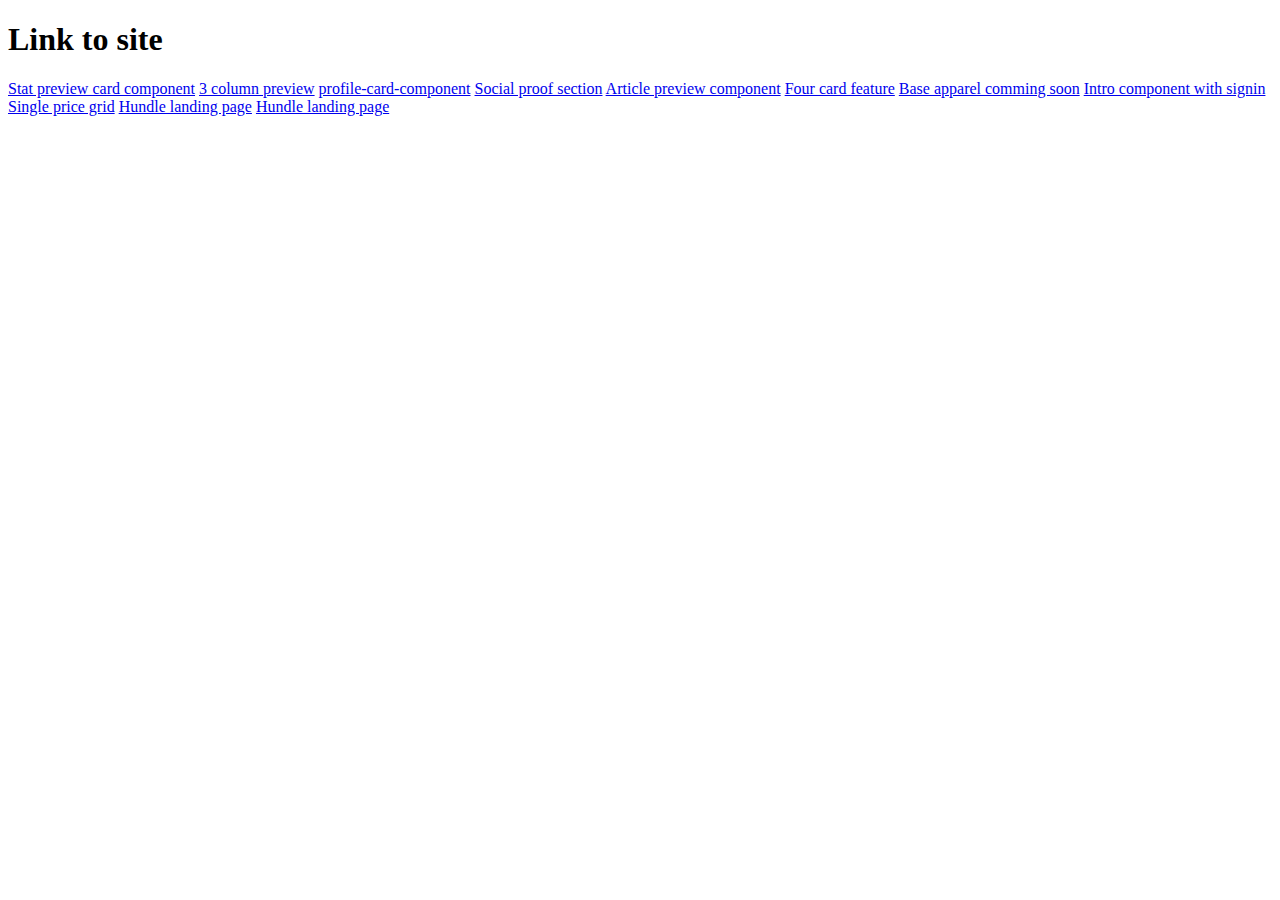
<file: index.html>
<!DOCTYPE html>
<html lang="en">
<head>
    <meta charset="UTF-8">
    <meta http-equiv="X-UA-Compatible" content="IE=edge">
    <meta name="viewport" content="width=device-width, initial-scale=1.0">
    <title>Document</title>
</head>
<body>
    <h1>Link to site</h1>
    <a href="./stats-preview-card-component-main/index.html">Stat preview card component</a>
    <a href="./3-column-preview-card-component-main/index.html">3 column  preview</a>
    <a href="./profile-card-component-main/index.html">profile-card-component</a>
    <a href="./social-proof-section-master/index.html">Social proof section</a>
    <a href="./article-preview-component-master/index.html">Article preview component</a>
    <a href="./four-card-feature-section-master/index.html">Four card feature</a>
    <a href="./base-apparel-coming-soon-master/index.html">Base apparel comming soon</a>
    <a href="./intro-component-with-signup-form-master/index.html">Intro component with signin</a>
    <a href="./single-price-grid-component-master/index.html">Single price grid</a>
    <a href="./huddle-landing-page-with-single-introductory-section-master/index.html">Hundle landing page</a>
    <a href="./faq-accordion-card-main/index.html">Hundle landing page</a>
    
</body>
</html>
</file>
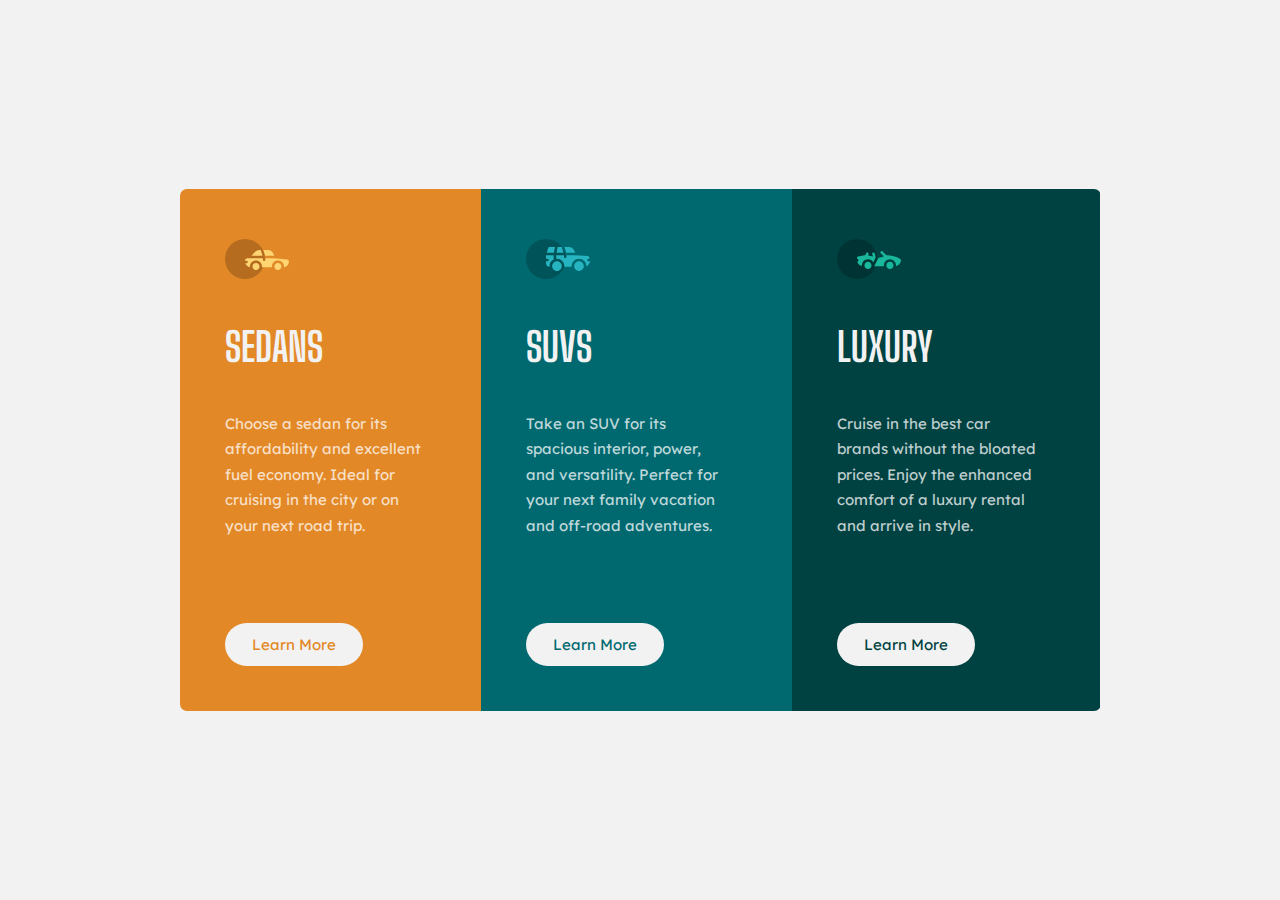
<file: 3-column-preview-card-component-main/index.html>
<!DOCTYPE html>
<html lang="en">
<head>
  <meta charset="UTF-8">
  <meta name="viewport" content="width=device-width, initial-scale=1.0"> <!-- displays site properly based on user's device -->
  <link rel="icon" type="image/png" sizes="32x32" href="./images/favicon-32x32.png">
  <link rel="preconnect" href="https://fonts.googleapis.com">
  <link rel="preconnect" href="https://fonts.gstatic.com" crossorigin>
  <link href="https://fonts.googleapis.com/css2?family=Big+Shoulders+Display:wght@700&family=Lexend+Deca&display=swap" rel="stylesheet">
  <link rel="stylesheet" href="style.css">

  <title>Frontend Mentor | 3-column preview card component</title>
</head>
<body>
  <div class="container">
    <div class="cards-list">
      <div class="card card-1">
        <img src="./images/icon-sedans.svg" alt="" class="card-img">
        <h2 class="card-title">Sedans</h2>
        <p class="card-detail">
          Choose a sedan for its affordability and excellent fuel economy. Ideal for cruising in the city 
          or on your next road trip.
        </p>
        <a href="#" class="learn-more-btn">Learn More</a>
      </div>
      <div class="card card-2">
        <img src="./images/icon-suvs.svg" alt="" class="card-img">
        <h2 class="card-title">SUVs</h2>
        <p class="card-detail">
          Take an SUV for its spacious interior, power, and versatility. Perfect for your next family vacation 
          and off-road adventures.
        </p>
        <a href="#" class="learn-more-btn">Learn More</a>
      </div>
      <div class="card card-3" >
        <img src="./images/icon-luxury.svg" alt="" class="card-img">
        <h2 class="card-title">Luxury</h2>
        <p class="card-detail">
          Cruise in the best car brands without the bloated prices. Enjoy the enhanced comfort of a luxury 
          rental and arrive in style.
        </p>
        <a href="#" class="learn-more-btn">Learn More</a>
      </div>
    </div>
  </div>

</body>
</html>
</file>
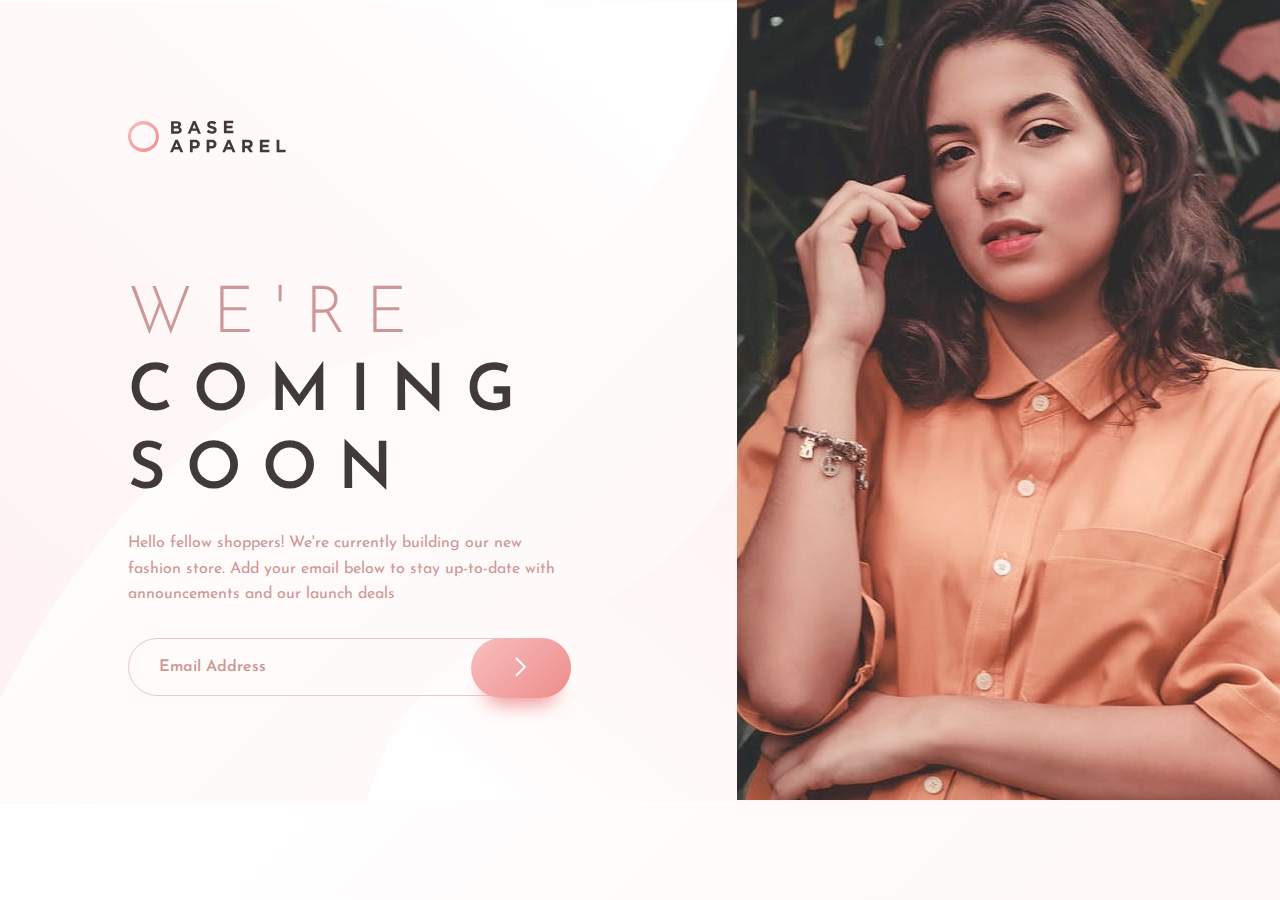
<file: base-apparel-coming-soon-master/index.html>
<!DOCTYPE html>
<html lang="en">

<head>
  <meta charset="UTF-8">
  <meta name="viewport" content="width=device-width, initial-scale=1.0">
  <!-- displays site properly based on user's device -->

  <link rel="icon" type="image/png" sizes="32x32" href="./images/favicon-32x32.png">
  <link rel="preconnect" href="https://fonts.googleapis.com">
<link rel="preconnect" href="https://fonts.gstatic.com" crossorigin>
<link href="https://fonts.googleapis.com/css2?family=Josefin+Sans:wght@300;400;600&display=swap" rel="stylesheet">
  <link rel="stylesheet" href="style.css">
  <title>Frontend Mentor | Base Apparel coming soon page</title>

</head>

<body>

  <div class="main">
    <div class="infor">
      <img src="./images/logo.svg" alt="" class="logo-img">
      <h2 class="hero">We're</h2>
      <h2 class="coming">Coming soon</h2>
      <p class="text">Hello fellow shoppers! We're currently building our new fashion store. Add your email below to stay up-to-date with announcements and our launch deals
      </p>

      <div class="input">
        <input type="email" name="" id="" placeholder="Email Address" class="input-email">
        <div class="input-btn">
          <img src="./images/icon-arrow.svg" alt="">
        </div>
        <p class="error-text">Please provide a valid email</p>
        <img src="./images/icon-error.svg" alt="" class="error-icon">
      </div>
    </div>
    <div class="hero-img">
      <img src="./images/hero-desktop.jpg" alt="" class="hero-desktop">
      <img src="./images/hero-mobile.jpg" alt="" class="hero-mobile">
    </div>
  
  </div>
  <script src="./script.js"></script>
</body>

</html>
</file>
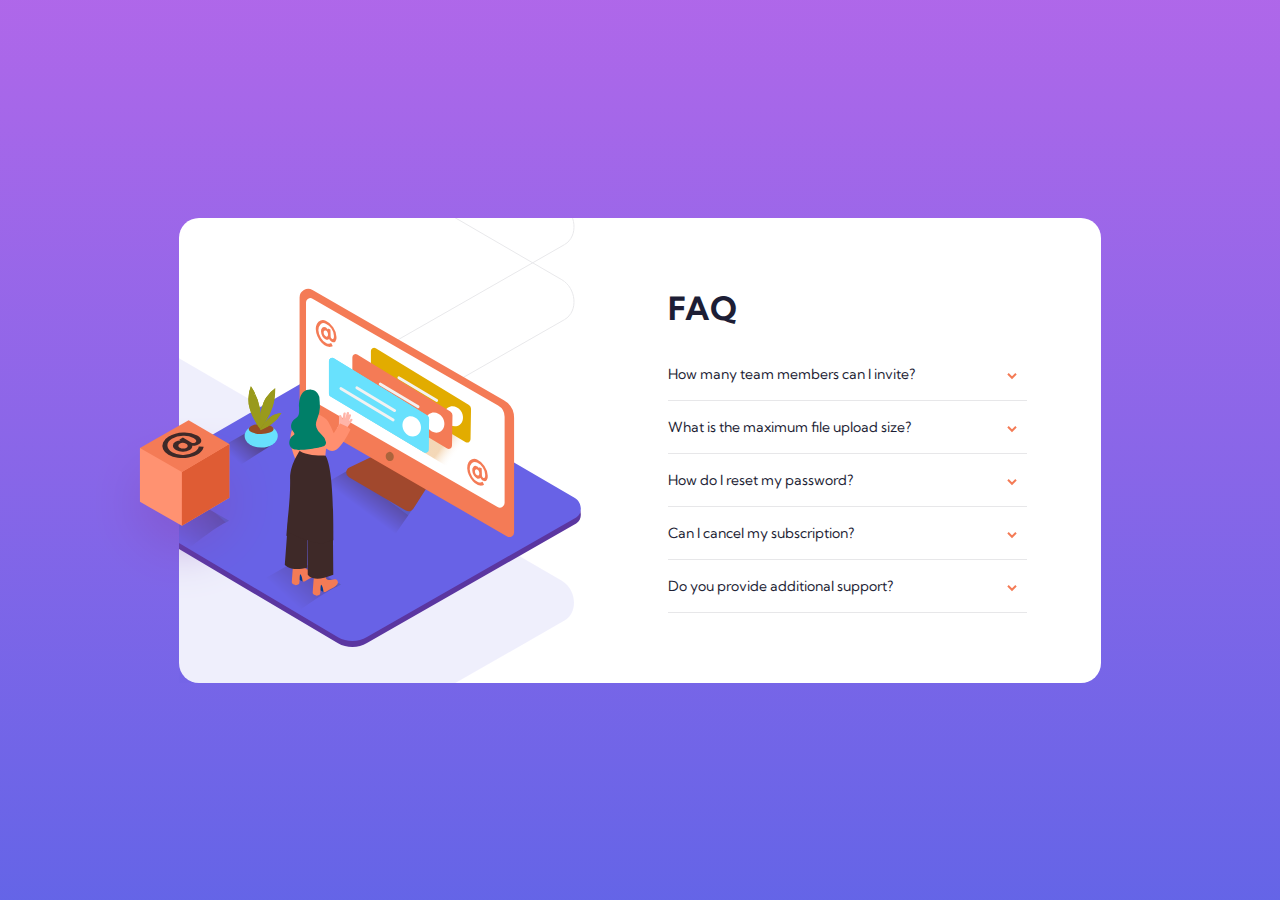
<file: faq-accordion-card-main/index.html>
<!DOCTYPE html>
<html lang="en">

<head>
  <meta charset="UTF-8">
  <meta name="viewport" content="width=device-width, initial-scale=1.0">
  <!-- displays site properly based on user's device -->
  <link rel="preconnect" href="https://fonts.googleapis.com">
  <link rel="preconnect" href="https://fonts.gstatic.com" crossorigin>
  <link href="https://fonts.googleapis.com/css2?family=Kumbh+Sans:wght@400;700&family=Open+Sans&display=swap"
    rel="stylesheet">
  <link rel="icon" type="image/png" sizes="32x32" href="./images/favicon-32x32.png">
  <link rel="stylesheet" href="style.css">
  <title>Frontend Mentor | FAQ Accordion Card</title>
</head>

<body>
  <main>
    <div class="card">
      <div class="hero">
        <img src="./images/illustration-woman-online-desktop.svg" alt="hero desktop image" class="hero-desktop">
        <img src="./images/illustration-woman-online-mobile.svg" alt="hero desktop image" class="hero-mobile">
        <img src="./images/illustration-box-desktop.svg" alt="box img" class="box">
      </div>
      <div class="accordion">
        <h2 class="accordion-header">FAQ</h2>
        <div class="q-a">
          <img src="./images/icon-arrow-down.svg" alt="arror icon" class="arror-icon">
          <p class="question">How many team members can I invite?</p>
          <p class="answer">
            You can invite up to 2 additional users on the Free plan. There is no limit on
            team members for the Premium plan.
          </p>
        </div>
        <div class="q-a">
          <img src="./images/icon-arrow-down.svg" alt="arror icon" class="arror-icon">
          <p class="question">What is the maximum file upload size?</p>
          <p class="answer">
            No more than 2GB. All files in your account must fit your allotted storage space.
          </p>
        </div>
        <div class="q-a">
          <img src="./images/icon-arrow-down.svg" alt="arror icon" class="arror-icon">
          <p class="question">How do I reset my password?</p>
          <p class="answer">
            Click “Forgot password” from the login page or “Change password” from your profile page.
            A reset link will be emailed to you.
          </p>
        </div>
        <div class="q-a">
          <img src="./images/icon-arrow-down.svg" alt="arror icon" class="arror-icon">
          <p class="question">Can I cancel my subscription?</p>
          <p class="answer">
            Yes! Send us a message and we’ll process your request no questions asked.
          </p>
        </div>
        <div class="q-a">
          <img src="./images/icon-arrow-down.svg" alt="arror icon" class="arror-icon">
          <p class="question">Do you provide additional support?</p>
          <p class="answer">
            Chat and email support is available 24/7. Phone lines are open during normal business hours.
          </p>
        </div>
      </div>
    </div>
  </main>
  <script src="./script.js"></script>
</body>

</html>
</file>
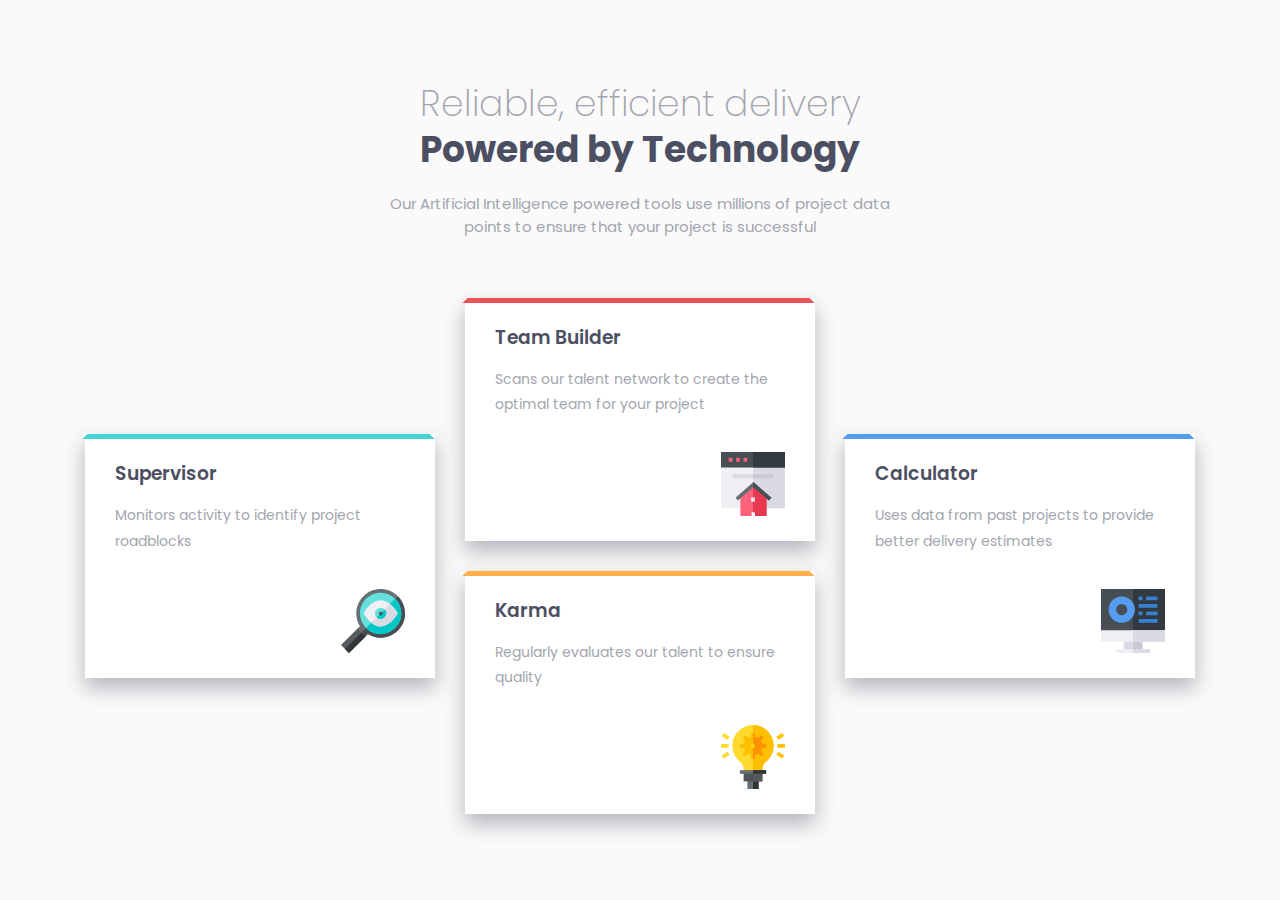
<file: four-card-feature-section-master/index.html>
<!DOCTYPE html>
<html lang="en">

<head>
  <meta charset="UTF-8">
  <meta name="viewport" content="width=device-width, initial-scale=1.0">
  <!-- displays site properly based on user's device -->

  <link rel="icon" type="image/png" sizes="32x32" href="./images/favicon-32x32.png">
  <link rel="preconnect" href="https://fonts.googleapis.com">
  <link rel="preconnect" href="https://fonts.gstatic.com" crossorigin>
  <link href="https://fonts.googleapis.com/css2?family=Poppins:wght@200;400;600&display=swap" rel="stylesheet">
  <link rel="stylesheet" href="style.css">
  <title>Frontend Mentor | Four card feature section</title>

</head>

<body>
  <div class="main">
    <div class="intro">
      <h2 class="slogan">Reliable, efficient delivery</h2>
      <h2 class="powered-by">Powered by Technology</h2>
      <p class="text-m">Our Artificial Intelligence powered tools use millions of project data points
        to ensure that your project is successful
      </p>
    </div>
    <div class="cards-list">
      <div class="card cyan-line">
        <h3 class="card-title">Supervisor</h3>
        <p class="text-s">Monitors activity to identify project roadblocks</p>
        <img src="./images/icon-supervisor.svg" alt="" class="card-img">
      </div>
      <div class="middle-group-card">
        <div class="card red-line">
          <h3 class="card-title">Team Builder</h3>
          <p class="text-s">Scans our talent network to create the optimal team for your project</p>
          <img src="./images/icon-team-builder.svg" alt="" class="card-img">
        </div>
        <div class="card orange-line">
          <h3 class="card-title">Karma</h3>
          <p class="text-s">Regularly evaluates our talent to ensure quality</p>
          <img src="./images/icon-karma.svg" alt="" class="card-img">
        </div>
      </div>
      <div class="card blue-line">
        <h3 class="card-title">Calculator</h3>
        <p class="text-s">Uses data from past projects to provide better delivery estimates</p>
        <img src="./images/icon-calculator.svg" alt="" class="card-img">
      </div>
    </div>
  </div>
</body>

</html>
</file>
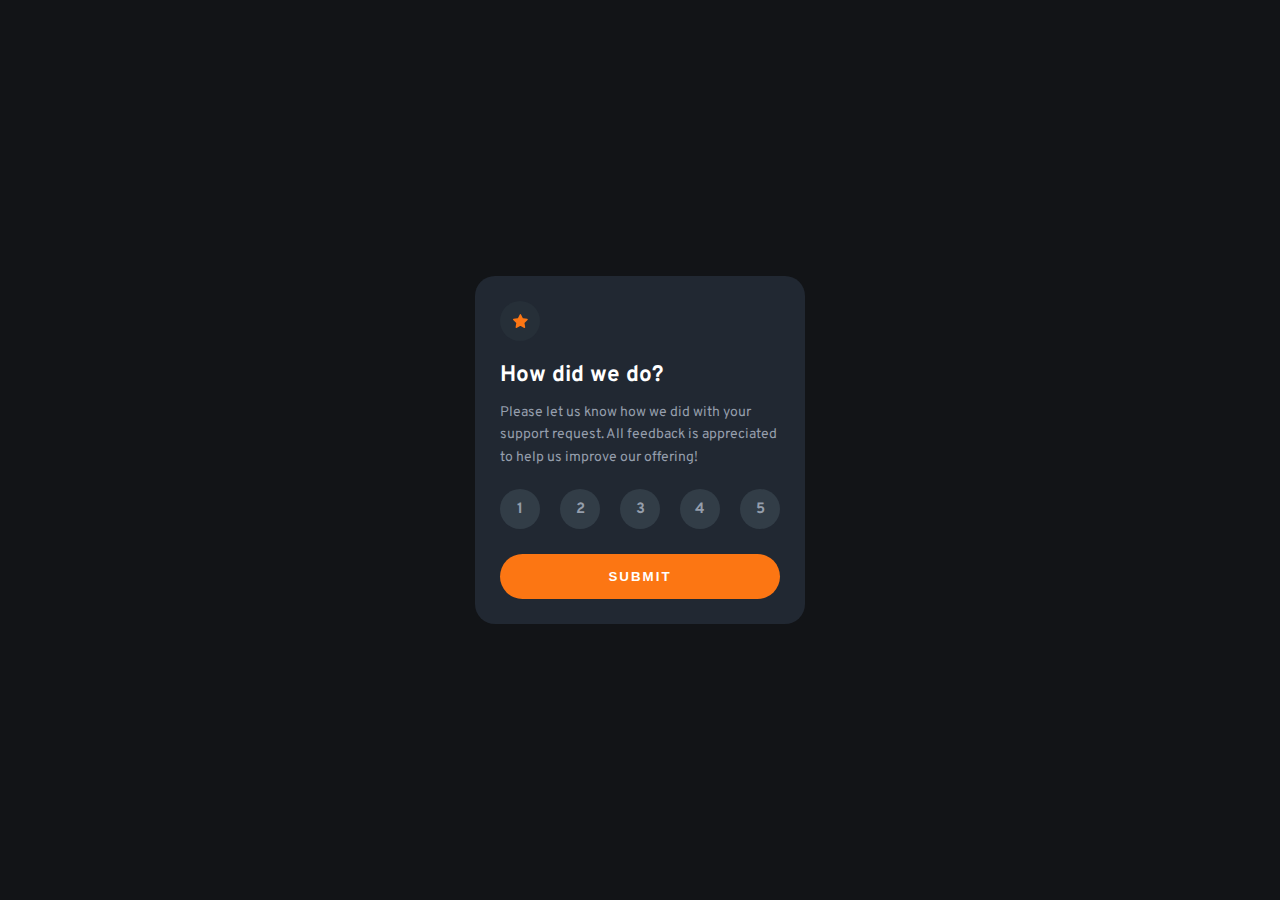
<file: interactive-rating-component-main/index.html>
<!DOCTYPE html>
<html lang="en">
<head>
  <meta charset="UTF-8">
  <meta name="viewport" content="width=device-width, initial-scale=1.0"> <!-- displays site properly based on user's device -->

  <link rel="preconnect" href="https://fonts.googleapis.com">
<link rel="preconnect" href="https://fonts.gstatic.com" crossorigin>
<link href="https://fonts.googleapis.com/css2?family=Overpass:wght@400;700&display=swap" rel="stylesheet">
  <link href="https://fonts.googleapis.com/css2?family=Commissioner:wght@400;700&display=swap" rel="stylesheet">
  <link rel="stylesheet" href="style.css">
  <title>Frontend Mentor | Interactive rating component</title>
</head>
<body>
  <div class="wrapper">
    <div class="rating-section">
      <div class="icon">
        <img src="./images/icon-star.svg" alt="star">
      </div>
      <h2 class="header-text">How did we do?</h2>
      <p class="content">
        Please let us know how we did with your support request. All feedback is appreciated 
  to help us improve our offering!
      </p>
      <div class="selection">
        <input type="radio" name="rating" id="1">
        <label for="1">1</label>
        <input type="radio" name="rating" id="2">
        <label for="2">2</label>
        <input type="radio" name="rating" id="3">
        <label for="3">3</label>
        <input type="radio" name="rating" id="4">
        <label for="4">4</label>
        <input type="radio" name="rating" id="5">
        <label for="5">5</label>
      </div>
      <button class="submit">SUBMIT</button>
    </div>

    <div class="thank">
      <img src="./images/illustration-thank-you.svg" alt="thank you">
      <h3 class="star-count">You selected 4 out of 5</h3>
      <h2 class="header-text">Thank you!</h2>
      <p class="content">
        We appreciate you taking the time to give a rating. If you ever need more support, 
  don’t hesitate to get in touch!
      </p>
    </div>
  </div>
  <script src="./script.js"></script>
</body>
</html>
</file>
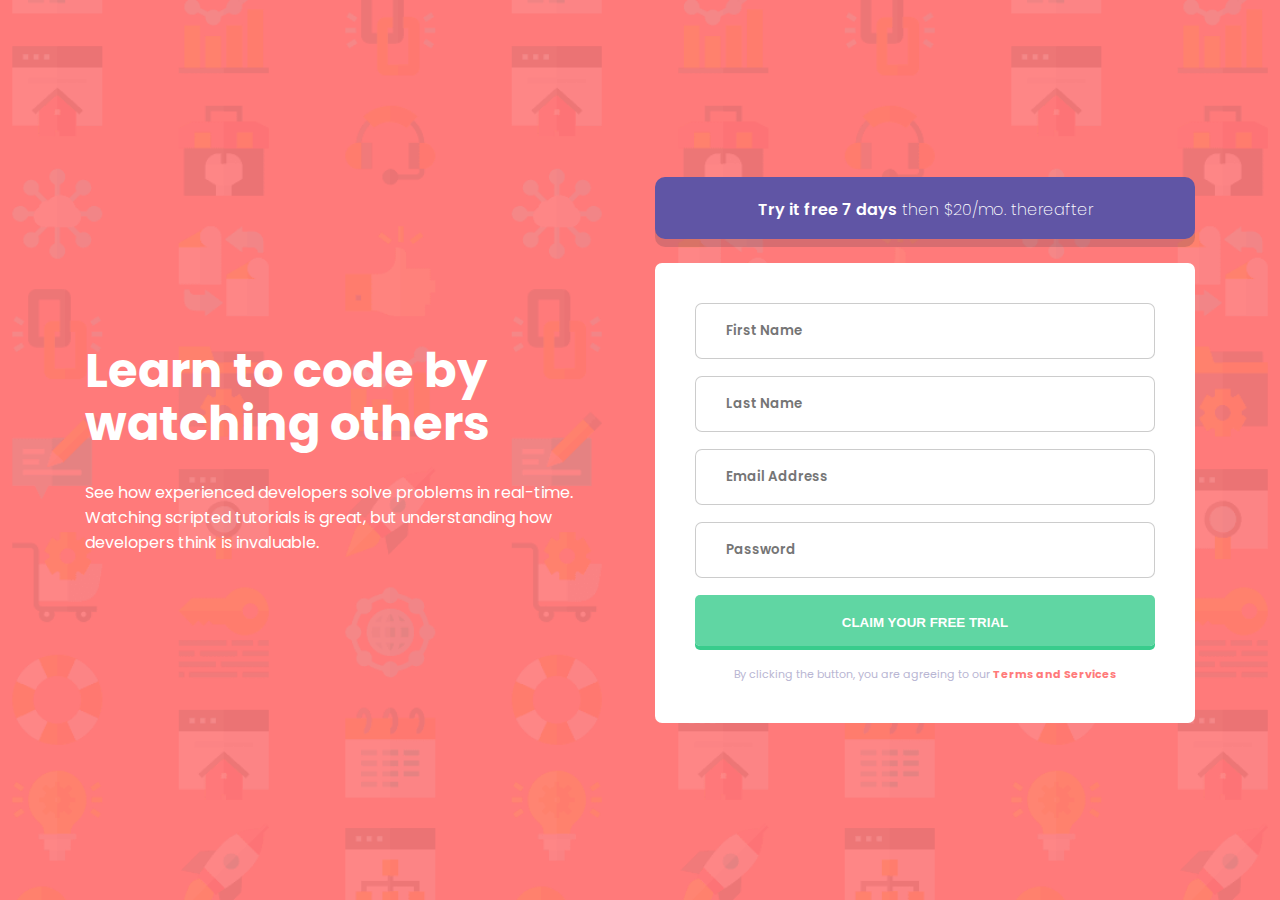
<file: intro-component-with-signup-form-master/index.html>
<!DOCTYPE html>
<html lang="en">
<head>
  <meta charset="UTF-8">
  <meta name="viewport" content="width=device-width, initial-scale=1.0"> <!-- displays site properly based on user's device -->
  <link rel="preconnect" href="https://fonts.googleapis.com">
  <link rel="preconnect" href="https://fonts.gstatic.com" crossorigin>
  <link href="https://fonts.googleapis.com/css2?family=Poppins:wght@400;500;600;700&display=swap" rel="stylesheet">
  <link rel="icon" type="image/png" sizes="32x32" href="./images/favicon-32x32.png">
  <link rel="stylesheet" href="style.css">
  <title>Frontend Mentor | Intro component with sign up form</title>


</head>
<body>

  <main>
    <div class="hero">
      <h1 class="hero-title">Learn to code by watching others</h1>
      <p class="hero-text">
        See how experienced developers solve problems in real-time. Watching scripted tutorials is great, 
        but understanding how developers think is invaluable.       
      </p>
    </div>
    <!-- input form -->
    <div class="sign-up">
      <div class="sign-up--header">
        <p><span class="try-it">Try it free 7 days</span> then $20/mo. thereafter</p>
      </div>
      <div class="sign-up--input-list">
        <div class="input">
          <input type="text" name="" class="text-input" placeholder="First Name"> 
          <img src="./images/icon-error.svg" alt="error icon" class="error-icon">
          <p class="error-msg">First Name cannot be empty</p>
        </div>
        <div class="input">
          <input type="text" name="" class="text-input" placeholder="Last Name"> 
          <img src="./images/icon-error.svg" alt="error icon" class="error-icon">
          <p class="error-msg">Last Name cannot be empty</p>
        </div>
        <div class="input">
          <input type="text" name="" id="email" class="text-input" placeholder="Email Address"> 
          <img src="./images/icon-error.svg" alt="error icon" class="error-icon">
          <p class="error-msg">Email cannot be empty</p>
          <p class="error-msg" id="error-email">Looks like this is not an email</p>
        </div>
        <div class="input">
          <input type="text" name="" class="text-input" placeholder="Password"> 
          <img src="./images/icon-error.svg" alt="error icon" class="error-icon">
          <p class="error-msg">Password cannot be empty</p>
        </div>
        <button class="claim-btn">Claim your free trial</button>
        <p class="agree-text">By clicking the button, you are agreeing to our <span>Terms and Services</span></p>
      </div>
    </div>
    </div>
  </main>
  <script src="./script.js"></script>
</body>
</html>
</file>
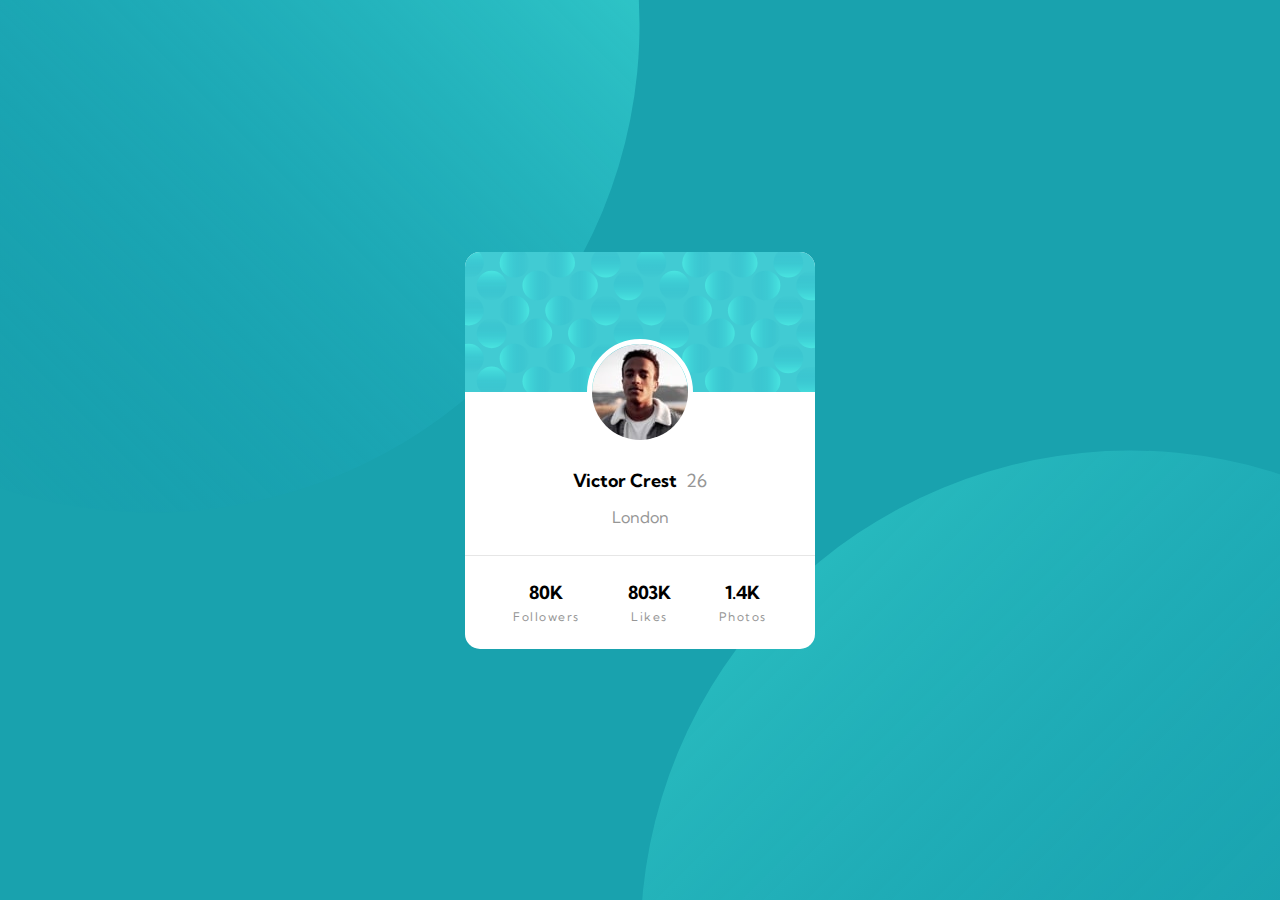
<file: profile-card-component-main/index.html>
<!DOCTYPE html>
<html lang="en">
  <head>
    <meta charset="UTF-8" />
    <meta name="viewport" content="width=device-width, initial-scale=1.0" />
    <!-- displays site properly based on user's device -->

    <link
      rel="icon"
      type="image/png"
      sizes="32x32"
      href="./images/favicon-32x32.png"
    />
    <link rel="preconnect" href="https://fonts.googleapis.com" />
    <link rel="preconnect" href="https://fonts.gstatic.com" crossorigin />
    <link
      href="https://fonts.googleapis.com/css2?family=Kumbh+Sans:wght@400;700&display=swap"
      rel="stylesheet"
    />
    <link rel="stylesheet" href="style.css" />

    <title>Frontend Mentor | Profile card component</title>
  </head>
  <body>
    <main>
      <img src="./images/bg-pattern-top.svg" class="c1" alt="top circle" />
      <img
        src="./images/bg-pattern-bottom.svg"
        class="c2"
        alt="bottom circle"
      />
      <div class="container">
        <div class="card">
          <img src="./images/bg-pattern-card.svg" alt="" class="top-card-img" />
          <div class="card-infor">
            <img src="./images/image-victor.jpg" alt="" class="avatar-img" />
            <h1 class="name">
              Victor Crest <span class="age gray-text">26</span>
            </h1>
            <p class="city gray-text">London</p>
          </div>
          <div class="social-stats">
            <div class="stat">
              <p class="stat-number">80K</p>
              <p class="stat-title gray-text">Followers</p>
            </div>
            <div class="stat">
              <p class="stat-number">803K</p>
              <p class="stat-title gray-text">Likes</p>
            </div>
            <div class="stat">
              <p class="stat-number">1.4K</p>
              <p class="stat-title gray-text">Photos</p>
            </div>
          </div>
        </div>
      </div>
    </main>
  </body>
</html>
</file>
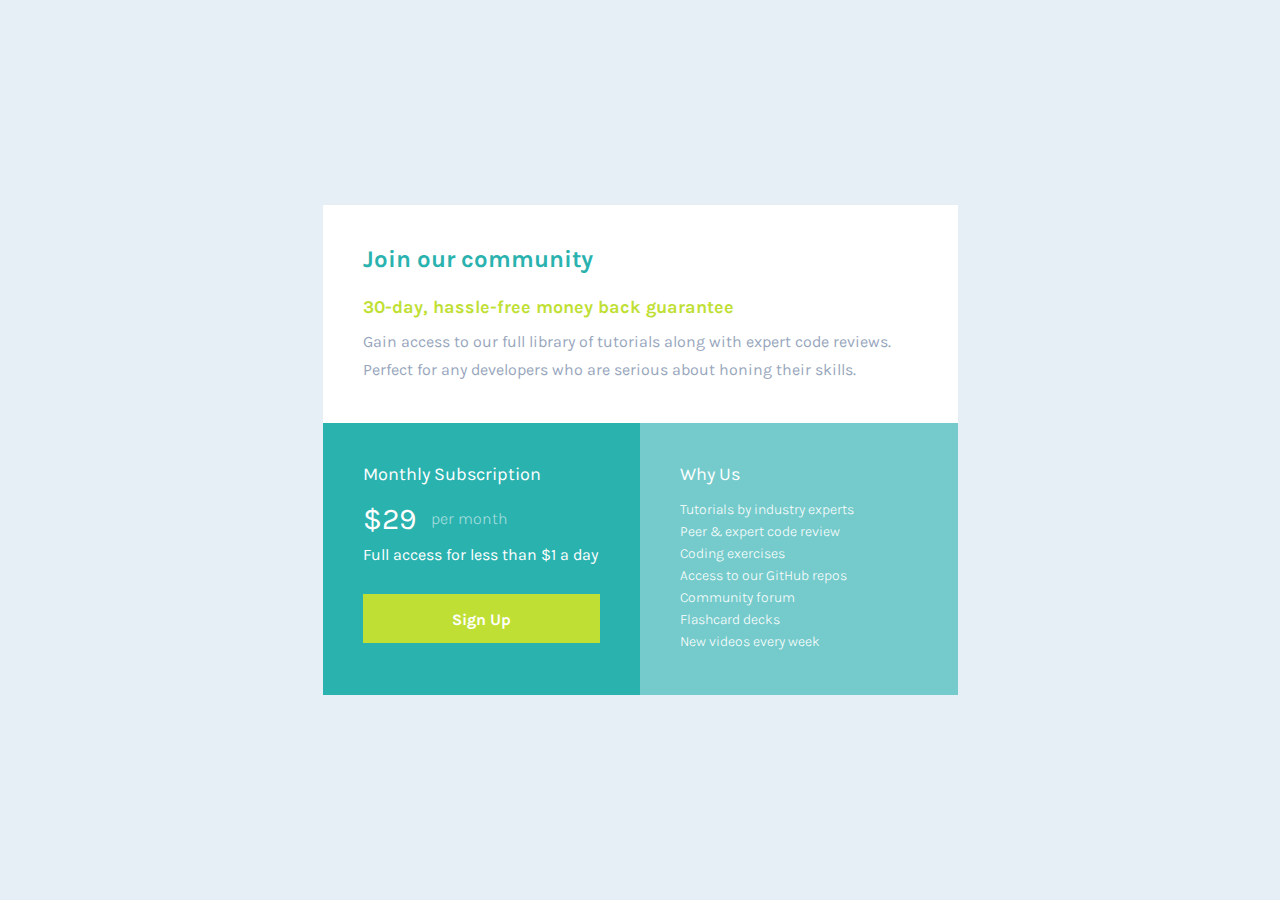
<file: single-price-grid-component-master/index.html>
<!DOCTYPE html>
<html lang="en">
<head>
  <meta charset="UTF-8">
  <meta name="viewport" content="width=device-width, initial-scale=1.0"> <!-- displays site properly based on user's device -->
  <link rel="preconnect" href="https://fonts.googleapis.com">
  <link rel="preconnect" href="https://fonts.gstatic.com" crossorigin>
  <link href="https://fonts.googleapis.com/css2?family=Karla:wght@200;400;700&display=swap" rel="stylesheet">
  <link rel="icon" type="image/png" sizes="32x32" href="./images/favicon-32x32.png">
  <link rel="stylesheet" href="style.css">
  <title>Frontend Mentor | Single Price Grid Component</title>
</head>
<body>
  <main>
    <div class="card">
      <div class="join-us">
        <h2 class="join-us-header">
          Join our community
        </h2>
        <p class="guarantee">
          30-day, hassle-free money back guarantee
        </p>
        <p class="join-us--text">
          Gain access to our full library of tutorials along with expert code reviews. 
          Perfect for any developers who are serious about honing their skills.      
        </p>
      </div>
      <div class="price">
        <h3 class="element-header">Monthly Subscription</h3>
        <p class="price-number"> <span>$29</span>per month</p>
        <p class="price-text">Full access for less than &dollar;1 a day</p>
        <button class="sign-up">Sign Up</button>
      </div>
      <div class="why-us">
        <h3 class="element-header">Why Us</h3>
        <ul>
          <li class="why-us-text">Tutorials by industry experts</li>
          <li class="why-us-text">Peer &amp; expert code review</li>
          <li class="why-us-text">Coding exercises</li>
          <li class="why-us-text">Access to our GitHub repos</li>
          <li class="why-us-text">Community forum</li>
          <li class="why-us-text">Flashcard decks</li>
          <li class="why-us-text">New videos every week</li>
        </ul>
      </div>
    </div>
  </main>
</body>
</html>
</file>
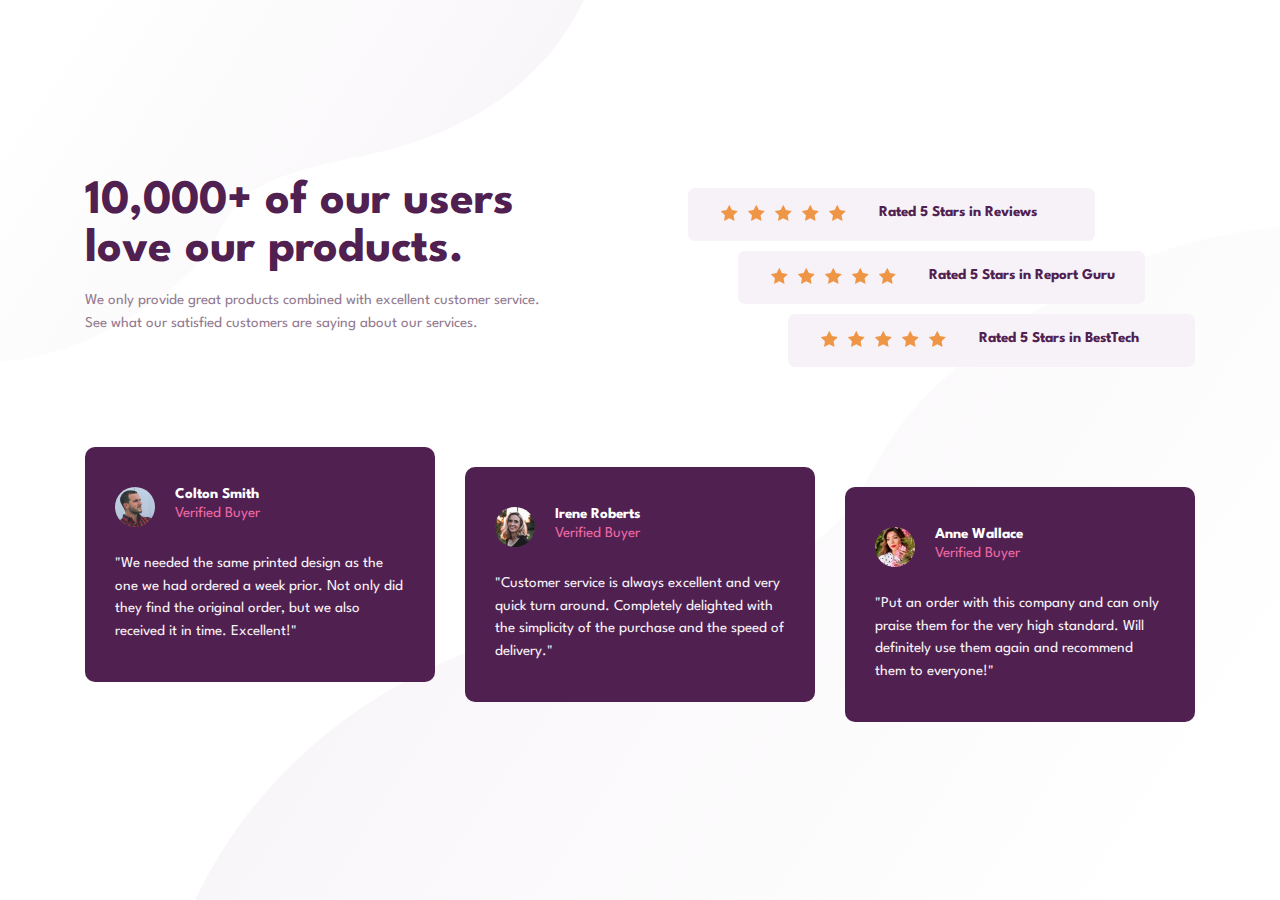
<file: social-proof-section-master/index.html>
<!DOCTYPE html>
<html lang="en">

<head>
  <meta charset="UTF-8" />
  <meta name="viewport" content="width=device-width, initial-scale=1.0" />
  <!-- displays site properly based on user's device -->
  <link rel="preconnect" href="https://fonts.googleapis.com">
  <link rel="preconnect" href="https://fonts.gstatic.com" crossorigin>
  <link href="https://fonts.googleapis.com/css2?family=Spartan:wght@400;500;700&display=swap" rel="stylesheet">
  <link rel="icon" type="image/png" sizes="32x32" href="./images/favicon-32x32.png" />
  <link rel="stylesheet" href="style.css">
  <title>Frontend Mentor | Social proof section</title>

</head>

<body>
  <div class="wrapper">
    <div class="container">
      <div class="top">
        <div class="product">
          <h1 class="hero">10,000+ of our users love our products.</h1>
          <p class="product-text">We only provide great products combined with excellent customer service.
            See what our satisfied customers are saying about our services.</p>
        </div>
  
        <div class="rate-list">
          <div class="rate">
            <div class="rate-stars">
              <img src="./images/icon-star.svg" alt="">
              <img src="./images/icon-star.svg" alt="">
              <img src="./images/icon-star.svg" alt="">
              <img src="./images/icon-star.svg" alt="">
              <img src="./images/icon-star.svg" alt="">
            </div>
  
            <p class="rate-site">Rated 5 Stars in Reviews</p>
          </div>
          <div class="rate">
            <div class="rate-stars">
              <img src="./images/icon-star.svg" alt="">
              <img src="./images/icon-star.svg" alt="">
              <img src="./images/icon-star.svg" alt="">
              <img src="./images/icon-star.svg" alt="">
              <img src="./images/icon-star.svg" alt="">
            </div>
  
            <p class="rate-site">Rated 5 Stars in Report Guru</p>
          </div>
          <div class="rate">
            <div class="rate-stars">
              <img src="./images/icon-star.svg" alt="">
              <img src="./images/icon-star.svg" alt="">
              <img src="./images/icon-star.svg" alt="">
              <img src="./images/icon-star.svg" alt="">
              <img src="./images/icon-star.svg" alt="">
            </div>
  
            <p class="rate-site">Rated 5 Stars in BestTech</p>
          </div>
        </div>
      </div>
  
      <div class="bottom">
        <div class="review">
          <div class="user-infor">
            <img src="./images/image-colton.jpg" alt="" class="user-img">
            <div class="user-name-type">
              <p class="user-name">Colton Smith</p>
              <p class="user-type">Verified Buyer</p>
            </div>
          </div>
          <p class="review-text">
            "We needed the same printed design as the one we had ordered a week prior.
            Not only did they find the original order, but we also received it in time.
            Excellent!"
          </p>
        </div>
        <div class="review">
          <div class="user-infor">
            <img src="./images/image-irene.jpg" alt="" class="user-img">
            <div class="user-name-type">
              <p class="user-name">Irene Roberts </p>
              <p class="user-type">Verified Buyer</p>
            </div>
          </div>
          <p class="review-text">
            "Customer service is always excellent and very quick turn around. Completely
            delighted with the simplicity of the purchase and the speed of delivery."
          </p>
        </div>
        <div class="review">
          <div class="user-infor">
            <img src="./images/image-anne.jpg" alt="" class="user-img">
            <div class="user-name-type">
              <p class="user-name">Anne Wallace </p>
              <p class="user-type">Verified Buyer</p>
            </div>
          </div>
          <p class="review-text">
            "Put an order with this company and can only praise them for the very high
            standard. Will definitely use them again and recommend them to everyone!"
          </p>
        </div>
      </div>
  
    </div>
  </div>

</body>

</html>
</file>
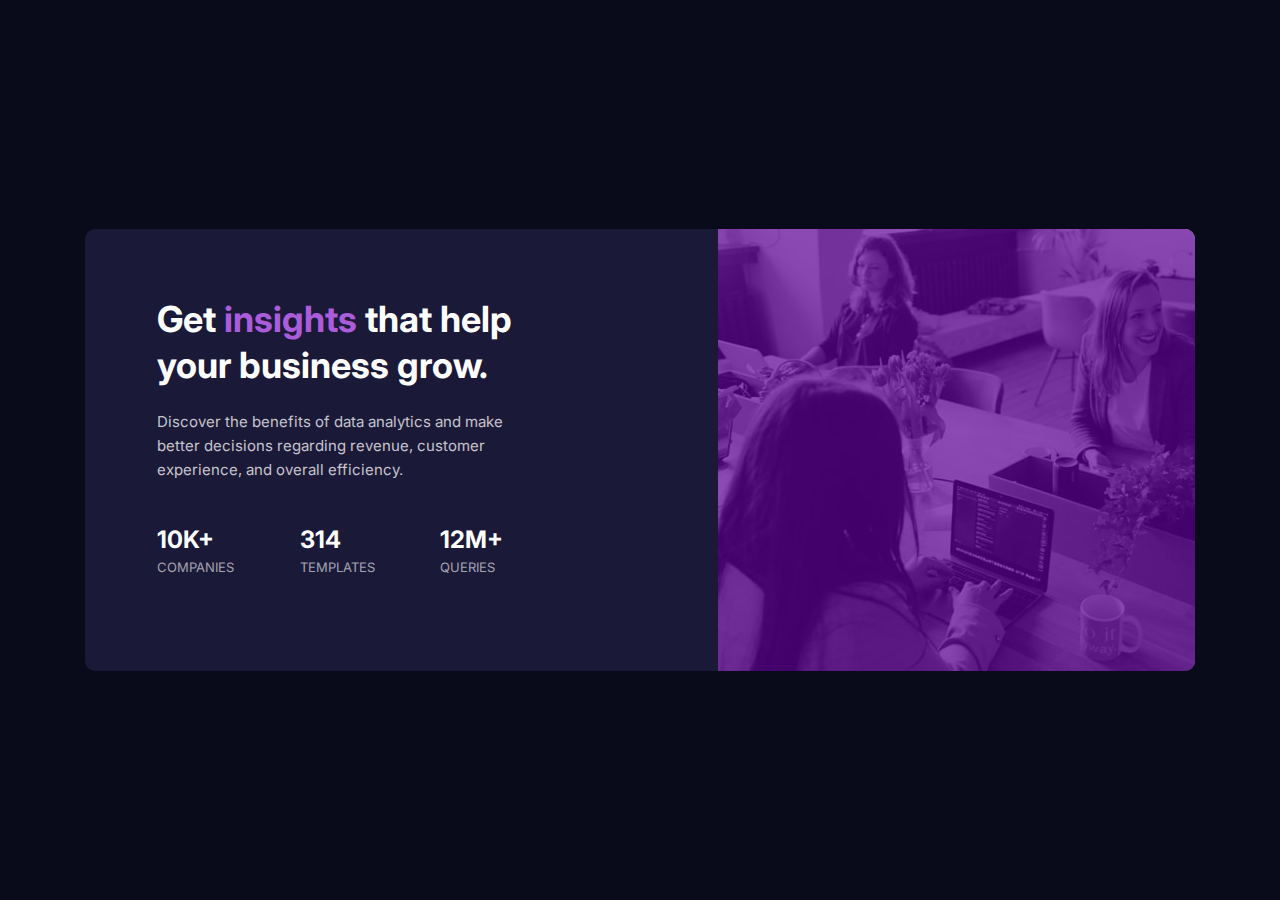
<file: stats-preview-card-component-main/index.html>
<!DOCTYPE html>
<html lang="en">
<head>
  <meta charset="UTF-8">
  <meta name="viewport" content="width=device-width, initial-scale=1.0"> <!-- displays site properly based on user's device -->

  <link rel="icon" type="image/png" sizes="32x32" href="./images/favicon-32x32.png">
  <link rel="preconnect" href="https://fonts.googleapis.com">
  <link rel="preconnect" href="https://fonts.gstatic.com" crossorigin>
  <link href="https://fonts.googleapis.com/css2?family=Inter:wght@400;700&family=Lexend+Deca&display=swap" rel="stylesheet">
  <title>Frontend Mentor | Stats preview card component</title>
  <link rel="stylesheet" href="./style.css">
</head>
<body>
  <div class="container">
    <div class="preview-card">
      <div class="preview-card-img">
        <div class="color-layer"></div>
        <img src="./images/image-header-desktop.jpg" alt="" class="destop-img">
        <img src="./images/image-header-mobile.jpg" alt="" class="mobile-img">
      </div>

      <div class="preview-card-info">
        <h1 class="caption">
          Get <span>insights</span>  that help your business grow.
        </h1>
        <p class="detail">
          Discover the benefits of data analytics and make better decisions regarding revenue, customer experience, and overall efficiency.
        </p>
        <div class="stats-list">
          <div class="stat">
            <h2 class="stat-number">10k+</h2>
            <h3 class="stat-name">companies</h3>
          </div>
          <div class="stat">
            <h2 class="stat-number">314</h2>
            <h3 class="stat-name">templates</h3>
          </div>
          <div class="stat">
            <h2 class="stat-number">12m+</h2>
            <h3 class="stat-name">queries</h3>
          </div>
        </div>
      </div>
      
        
      </div>
    </div>
  </div>

</body>
</html>
</file>
<file: base-apparel-coming-soon-master/style.css>
*{
    box-sizing: border-box;
    padding: 0;
    margin: 0;
}
body{
    background: linear-gradient(135deg, hsl(0, 0%, 100%), hsl(0, 100%, 98%));
}
.main{
    position: relative;
    display: flex;
    font-family: 'Josefin Sans', sans-serif;
}
    
.infor{
    width: 57.6%;
    padding: 120px 13% 60px 10%;
    background: url(./images/bg-pattern-desktop.svg) center center ;
}

.hero{
    margin-top: 120px;
    font-size: 65px;
    font-weight: 300;
    text-transform: uppercase;
    letter-spacing: 20px;
    color: hsl(0, 36%, 70%);
    line-height: 1.2;
}

.coming{
    font-size: 65px;
    font-weight: 600;
    text-transform: uppercase;
    letter-spacing: 20px;
    color: hsl(0, 6%, 24%);
    line-height: 1.2;
    margin-bottom: 20px;
}

.text{
    color: hsl(0, 36%, 70%);
    line-height: 1.6;
    margin-bottom: 30px;
}

.input{
    position: relative;
}

.input-email{
    padding: 20px 130px 20px 30px;
    width: 100%;
    border-radius: 40px;
    border: 0.5px solid hsla(0, 36%, 70%, 0.5);
    font-family: 'Josefin Sans', sans-serif;
    font-size: 16px; 
    font-weight: 600;
    color: hsl(0, 6%, 24%);
    outline: none;
    background: transparent;   
}

.input-email::placeholder{
    color: hsl(0,36%,70%);
}

.input-btn{
    position: absolute;
    top: 0;
    right: 0;
    width: 100px;
    height: 60px;
    padding: 19px 0;
    text-align: center;
    border-radius: 40px;
    background: linear-gradient(135deg, hsl(0, 80%, 86%), hsl(0, 74%, 74%));
    transition: ease-in-out 0.2s;
    box-shadow: 0px 20px 20px -15px  hsla(0, 74%, 74%, 02);
    
}

.input-btn:hover{
    cursor: pointer;
    opacity: 0.8;
}

.error-text{
    display: none;
    position: absolute;
    bottom: -26px;
    left: 30px;
    color: hsl(0, 93%, 68%);
}

.error-icon{
    display: none;
    position: absolute;
    right: 115px;
    top:15px;
}

.hero-img{
    width:42.4%;
}

.hero-desktop{
    min-width: 100%;
    
}

.hero-mobile{
    display: none;
}

@media (max-width: 375px){
    .logo-img{
        position: absolute;
        top: 30px;
        left: 30px;
        height: 22px;
    }

    .main{
        flex-direction: column-reverse;
        padding: 85px 39px;
        text-align: center;
    }

    .infor{
        width: 100%;
        padding: 0;
        
    }

    .hero, .coming{
        font-size: 40px;
        letter-spacing: 10px;
    }
    .hero{
        margin-top: 60px;
    }

    .coming{
        margin-bottom: 25px;
    }

    .text{
        font-size: 14px;
    }

    .input-email{
        padding: 15px 90px 15px 25px;
        font-size: 14px;
    }

    .input-btn{
        width: 65px;
        height: 46px;
        padding-top: 13px;
    }
    .error-text{
        font-size: 14px;
        left: 15px;
    }

    .error-icon{
        top:10px;
        right: 75px;
    }
    .hero-img{
        width: 100%;
        margin-left: -39px;
    }

    .hero-desktop{
        display: none;
    }

    .hero-mobile{
        display: block;
    }

}
</file>
<file: faq-accordion-card-main/style.css>
*{
    box-sizing: border-box;
    padding: 0;
    margin: 0;
}

main{
    display: flex;
    justify-content: center;
    align-items: center;
    min-height: 100vh;
    font-family: 'Kumbh Sans', sans-serif;
    background: linear-gradient(180deg, hsl(273, 75%, 66%),hsl(240, 73%, 65%));
}

.card{
    position: relative;
    display: flex;
    max-width: 922px;
    width: 87%;
    border-radius: 20px;
    /* background: url(./images/bg-pattern-desktop.svg) -570px -290px no-repeat; */
    background-color: white;
    background-size: auto;
}

.hero{
    width: 45%;
    position: relative;
    background: url(./images/illustration-woman-online-desktop.svg) -70px 70px no-repeat,url(./images/bg-pattern-desktop.svg) -570px -290px no-repeat ;

}

.hero-desktop{
    display: none;
    position: relative;
    top: 70px;
    left:-80px
}

.box{
    position: absolute;
    left: -90px;
    top: 200px;
}

.hero-mobile{
    display: none;
}

.accordion{
    width: 55%;
    padding: 70px 8%;
    color: hsl(237, 12%, 33%);
}

.accordion-header{
    font-size: 32px;
    color: hsl(238, 29%, 16%);
    margin-bottom: 20px;
}

.q-a{
    position: relative;
    border-bottom: 1px solid hsl(240, 5%, 91%);
    padding: 17px 0;
}
.arror-icon:hover + .question,
.question:hover{
    color:hsl(14, 88%, 65%);
    cursor: pointer;
}
.arror-icon{
    position: absolute;
    top: 25px;
    right: 10px;
    cursor: pointer;
    transition: ease-in-out 0.2s;
}

.question{
    color: hsl(238, 29%, 16%);
    font-size: 14px;
    padding-right: 25px;
}

.show .answer{
    display: block;
}

.show .question{
    font-weight: 700;
}

.show .arror-icon{
    transform: rotate(180deg);
}

.question:hover{
}
.answer{
    display: none;
    padding-top: 10px;
    font-size: 12px;
    line-height: 1.6;
}

@media (max-width: 375px){
    main{
        padding-top: 150px;

    }
    .card{
        flex-direction: column;
        align-items: center;
    }
    .hero{
        margin-top: -105px;
        width: 240px;
        height: 210px;
        background: url(./images/illustration-woman-online-mobile.svg)   center top no-repeat , url(./images/bg-pattern-mobile.svg) center bottom no-repeat;
        background-size: contain;

    }

    .accordion{
        width: 100%;
        padding: 30px 25px;
    }

    .accordion-header{
        text-align: center;
        margin-bottom: 16px;
    }

    .question{
        font-size: 13px;
    }
    .box{
        display: none;
    }
}
</file>
<file: interactive-rating-component-main/style.css>
:root{
    --White: hsl(0, 0%, 100%);
    --light-grey: hsl(217, 12%, 63%);
    --medium-Grey: hsl(216, 12%, 54%);
    --dark-blue: hsl(213, 19%, 18%);
    --very-dark-blue: hsl(216, 12%, 8%);
}

*{
    box-sizing: border-box;
    margin: 0;
    padding: 0;
}

body{
    font-family: 'Overpass', sans-serif;
    font-weight: 400;
    font-size: 15px;
    color: white;

    background-color: var(--very-dark-blue);
    height: 100vh;

    display: flex;
    justify-content: center;
    align-items: center;
}

.wrapper{
    background-color: #212832;
    max-width: 330px;
    border-radius: 20px;
    
}
.rating-section{
    padding: 25px;
}

.icon{
    width: 40px;
    height: 40px;
    border-radius: 50%;
    background-color: #262f38;

    display: flex;
    justify-content: center;
    align-items: center;

    margin-bottom: 20px;
}

.icon img{
    width: 15px;
}

.header-text{
    margin-bottom: 12px;
}

.content{
    color: var(--light-grey);
    line-height: 1.6;
    margin-bottom: 20px;
    font-size: 14px;
}

.selection{
    display: flex;
    gap: 20px;
    margin-bottom: 5px;
}

input{
    display: none;
}

input:checked+label{
    background-color: #fc7613;
    color: var(--White);
}

label{
    height: 40px;
    width: 40px;
    background-color: #323d47;
    border-radius: 50%;
    text-align: center;

    color: var(--light-grey);

    padding-top: 11px;
    font-size: 15px;
    font-weight: 700;

    margin-bottom: 20px;
    transition: ease-in-out 0.1s;
}

label:hover{
    background-color: var(--medium-Grey);
    color: white;
}

.submit{
    padding-top: 15px;
    padding-bottom: 15px;
    padding-left: auto;
    padding-right: auto;

    width: 100%;
    border-radius: 80px;
    border: none;
    background-color: #fc7613;
    color: var(--White);

    font-weight: 700;
    letter-spacing: 2px;
    transition: ease-in-out 0.1s
}

.submit:hover{
    background-color: var(--White);
    color: #fc7613;

}


.thank{
    display: none;
    flex-direction: column;
    align-items: center;
    padding: 35px 25px;
    text-align: center;
}

.thank img{
    width: 150px;
    margin-bottom: 25px;
}

.star-count{
    background-color: #323d47;
    padding: 10px 15px 5px;
    font-size: 14px;
    font-weight: 400;
    border-radius: 30px;
    color: #fc7613;
    margin-bottom: 35px;
}

.thanks .content{
    font-size: 15px;
}

.submitted .thank{
    display: flex;
}

.submitted .rating-section{
    display: none;
}
</file>
<file: intro-component-with-signup-form-master/style.css>
*{
    box-sizing: border-box;
    padding: 0;
    margin: 0;
}

main{
    display: flex;
    justify-content: center;
    align-items: center;
    padding: 0 30px;
    gap: 30px;
    font-family: 'Poppins', sans-serif;
    min-height: 100vh;
    background: url(./images/bg-intro-desktop.png) center center no-repeat;
    background-size: cover;
    background-color: hsl(0, 100%, 74%) ;
    color: white;
}

.hero{
    max-width: 540px;
    width: 45%;
}

.hero-title{
    font-size: 48px;
    margin-bottom: 30px;
    line-height: 1.1;
}

.sign-up{
    width: 45%;
    display: flex;
    flex-direction: column;
    max-width: 540px;
}

.sign-up--header{
    margin-bottom: 24px;
    padding: 20px 75px 17px 75px;
    border-radius: 10px;
    background-color: hsl(248, 32%, 49%);
    text-align: center;
    box-shadow: 0 8px 0 0 hsla(249, 10%, 26%,0.2);
}

.sign-up--header > p{
    font-weight: 200;
}

.try-it{
    font-weight: 600;
}

.sign-up--input-list{
    padding: 40px;
    border-radius: 7px;
    background-color: white;
    color: red;
}

.input{
    position: relative;
    margin-bottom: 17px;
}

.text-input{
    width: 100%;
    padding: 17px 30px;
    border-radius: 7px;
    border: 1px solid hsla(0, 0%, 0%, 0.2);
    outline: none;
    font-family: 'Poppins', sans-serif;
    font-weight: 600;
}

.text-input:focus{
    border-color: hsl(249, 10%, 26%);
}

.text-input:focus::placeholder{
    color:transparent
}

.error-icon{
    display: none;
    position: absolute;
    right: 25px;
    top: 15px;
}

.error-msg{
    display: none;
    margin-top: 5px;
    text-align: right;
    font-size: 12px;
    font-style: italic;
}


.claim-btn{
    width: 100%;
    padding: 20px 10px 16px 10px;
    border-radius: 5px;
    border: none;
    outline: none;
    background-color: hsla(154, 59%, 51%, 0.8);
    color: white;
    font-weight: 700;
    text-transform: uppercase;
    box-shadow:0 4px 0 0 hsl(154, 59%, 51%);
    margin-bottom: 20px;
    cursor: pointer;
    transition: ease-in-out 0.2s;
}

.claim-btn:hover{
    opacity: 0.8;
}
.agree-text{
    text-align: center;
    font-size: 11px;
    color: hsl(246, 25%, 77%);
    font-weight: 400;
}

.agree-text > span{
    color: hsl(0, 100%, 74%);
    font-weight: 700;
}

.error-email,
.error-display{
    border-color: red;
}
@media (max-width:375px){
    main{
        padding: 80px 24px 70px 24px;
        flex-direction: column;
    }

    .hero{
        margin-bottom: 35px;
        width: 100%;
        text-align: center;
        font-size: 16px;
        line-height: 1.6;
    }

    .hero-title{
        font-size: 28px;
        line-height: 1.4;
    }

    .sign-up{
        width: 100%;
        padding: 0;
    }

    .sign-up--input-list{
        padding: 25px;
    }
}
</file>
<file: single-price-grid-component-master/style.css>
*{
    box-sizing: border-box;
    padding: 0;
    margin: 0;
}

main{
    display: flex;
    justify-content: center;
    align-items: center;
    font-family: 'Karla', sans-serif;
    min-height: 100vh;
    background-color: hsl(204, 43%, 93%);
    color: white;
    display: grid;
}

.card{
    max-width: 635px;
    display: grid;
    grid-template-columns: 50% 50%;
}

.join-us{
    padding: 40px 40px;
    grid-column: 1/3;
    background-color: white;
    color: hsl(179, 62%, 43%);
}

.join-us-header{
    margin-bottom: 23px;
}

.guarantee{
    margin-bottom: 10px;
    color:hsl(71, 73%, 54%);
    font-weight: 700;
    font-size: 18px;
}


.join-us--text{
    color: hsl(218, 22%, 67%);
    font-weight: 400;
    line-height: 1.7;
}

.element-header{
    font-size: 18px;
    font-weight: 400;
    margin-bottom: 16px;
}

.price{
    padding: 40px;
    grid-column: 1/2;
    background-color: hsl(179, 62%, 43%);
}

.price-number{
    display: flex;
    align-items: center;
    font-weight: 300;
    color: hsla(0,100%,100%,0.6);
    margin-bottom: 8px;
}

.price-number > span{
    font-size: 30px;
    font-weight: 400;
    margin-right: 15px;
    color: white;
}

.price-text{
    margin-bottom: 30px;
}

.sign-up{
    width: 100%;
    padding: 16px 20px 14px 20px;
    border: none;
    background-color: hsl(71, 73%, 54%);
    color: white;
    font-size: 16px;
    font-weight: 700;
    font-family: 'Karla', sans-serif;
}

.sign-up:hover{
    cursor: pointer;
    opacity: 0.8;
}

.why-us{
    padding: 40px;
    grid-column: 2/3;
    background-color: hsla(179, 62%, 43%, 0.6);
}

.why-us-text{
    list-style: none;
    font-size: 14px;
    font-weight: 300;
    margin-bottom: 5px;
}   

@media (max-width:375px){
    main{
        padding: 73px 32px;
    }

    .join-us{
        padding: 30px 25px;
    }

    .join-us-header{
        font-size: 18px;
    }
    .guarantee{
        font-size: 16px;
        line-height: 1.3;
        margin-bottom: 20px;
    }
    .join-us--text{
        font-size: 13px;
        line-height: 2;
    }
    .price{
        padding: 23px;
        grid-column: 1/3;
    }
    
    .why-us{
        grid-column: 1/3;
        padding: 27px;
    }
    .why-us-text{
        font-size: 13px;
    }

}
</file>
<file: 3-column-preview-card-component-main/style.css>
/* reset css */
*{
    box-sizing: border-box;
    margin: 0;
    padding: 0;
}

.container{
    display: flex;
    justify-content: center;
    align-items: center;
    width: 100vw;
    min-height: 100vh;
    background-color: hsl(0, 0%, 95%);
}
/* 
font-family: 'Big Shoulders Display', cursive;
font-family: 'Lexend Deca', sans-serif; */
.cards-list{
    max-width: 921px;
    display: flex;
    border-radius: 7px;
    overflow: hidden;
    font-family: 'Lexend Deca', sans-serif;
    font-size: 15px;
    color: hsla(0, 0%, 100%, 0.75);
}

.card{
    padding: 50px 60px 45px 45px
}

.card-1{
    background-color: hsl(31, 77%, 52%);
}
.card-1 > .learn-more-btn{
    color: hsl(31, 77%, 52%);
}

.card-2{
    background-color: hsl(184, 100%, 22%);
}

.card-2 > .learn-more-btn{
    color: hsl(184, 100%, 22%);
}

.card-3{
    background-color: hsl(179, 100%, 13%);
}
.card-3 > .learn-more-btn{
    color: hsl(179, 100%, 13%);
}

.card-img{
    height: 40px;

}

.card-title{
    margin: 40px 0;
    font-size: 40px;
    color: hsl(0, 0%, 95%);
    text-transform: uppercase;
    font-family: 'Big Shoulders Display', cursive;
        
}

.card-detail{
    
    line-height: 1.7;
    margin-bottom: 85px;
}

.learn-more-btn{
    color: transparent;
    text-decoration: none;
    padding: 10px 25px;
    background-color: hsl(0, 0%, 95%);
    border-radius: 50px;
    display: inline-block;
    border: solid 2px transparent;
}

.learn-more-btn:hover{
    background-color: transparent;
    color: hsl(0, 0%, 95%);
    border: solid 2px hsl(0, 0%, 95%);
}
@media (max-width: 375px){
    .container{
        padding: 90px 25px;
    }
    .cards-list{
        flex-direction: column;
    }
    .card{
        padding: 45px 50px;
    }
    .card-detail{
        margin-bottom: 30px;
    }
}
</file>
<file: four-card-feature-section-master/style.css>
/* reset css */

*{
    box-sizing: border-box;
    margin: 0;
    padding: 0;
}

.main{
    min-height: 100vh;
    display: flex;
    flex-direction: column;
    justify-content: center;
    align-items: center;
    background-color: hsl(0, 0%, 98%);
    font-family: 'Poppins', sans-serif;
    color: hsl(229, 6%, 66%);
}

.intro{
    max-width: 510px;
    margin: 0 -20px 60px -20px;
    padding: 0 -20px;
    display: flex;
    flex-direction: column;
    text-align: center;
}
.slogan{
    font-size: 36px;
    font-weight: 200;
    line-height: 1;
}

.powered-by{
    font-size: 36px;
    color: hsl(234, 12%, 34%);
    margin-bottom: 15px;
}

.text-m{
    font-size: 15px;
}

.cards-list{
    display: flex;
    align-items: center;
    gap: 30px;
}

.card{
    position: relative;
    max-width: 350px;
    padding: 25px 30px;
    background-color: white;
    box-shadow: 0 10px 20px 0px hsla(234, 12%, 34%,0.4);
}

.card::after{
    position:absolute;
    top: 0;
    left: 0;
    content: "";
    width: calc(100% - 3px);
    /* width: 200px; */
    height: 5px;
    transform: perspective(9px) rotateX(3deg); 
}
.red-line::after{
    background: hsl(0, 78%, 62%);
}

.cyan-line::after{
    background: hsl(180, 62%, 55%);
}

.orange-line::after{
    background:hsl(34, 97%, 64%);
}

.blue-line::after{
    background: hsl(212, 86%, 64%);
}

.card-title{
    font-weight: 600;
    color: hsl(234, 12%, 34%);
    margin-bottom: 15px;
}

.text-s{
    font-size: 14px;
    line-height: 1.8;
    margin-bottom: 35px;
}

.card-img{
    float: right;
}

.middle-group-card{
    display: flex;
    flex-direction: column;
    gap:30px;
}


@media (max-width: 375px){
    .main{
        padding: 70px 30px;
    }

    .intro{
        margin: 0;
        margin-bottom: 50px;
        padding: 0;
    }
    .powered-by,
    .slogan{
        font-size: 24px;
    }

    .cards-list{
        flex-direction: column
    }

    .card-title{
        margin-bottom: 5px;
    }

    .card-img{
        width: 56px;
    }
};
</file>
<file: profile-card-component-main/style.css>
/* reset css */
* {
  box-sizing: border-box;
  margin: 0;
  padding: 0;
}

body {
  background-color: hsl(185, 75%, 39%);
  font-family: "Kumbh Sans", sans-serif;
}

.c1,
.c2 {
  position: fixed;
  z-index: -1;
}

.c1 {
  right: 50%;
  bottom: 43%;
}

.c2 {
  top: 50%;
  left: 50%;
}

.gray-text {
  color: hsl(0, 0%, 59%);
}
.container {
  display: flex;
  justify-content: center;
  align-items: center;
  min-height: 100vh;
  padding: 0 20px;
}

.card {
  width: 100%;
  max-width: 350px;
  text-align: center;
  border-radius: 15px;
  overflow: hidden;
  background-color: white;
}

.avatar-img {
  margin-top: -57px;
  margin-bottom: 20px;
  border-radius: 50%;
  border: 5px solid white;
}

.name {
  font-size: 18px;
  font-weight: 700;
  margin-bottom: 15px;
}

.age {
  font-weight: 400;
  margin-left: 5px;
}

.city {
  margin-bottom: 28px;
}

.social-stats {
  display: flex;
  justify-content: space-evenly;
  padding: 25px 0;
  border-top: 1px solid hsl(0, 0%, 90%);
}

.stat-number {
  font-size: 18px;
  font-weight: 700;
  margin-bottom: 5px;
}

.stat-title {
  font-size: 12px;
  letter-spacing: 1.5px;
}
</file>
<file: social-proof-section-master/style.css>
/* font-family: 'Spartan', sans-serif; */

/* reset css */
*{
    box-sizing: border-box;
    margin: 0;
    padding: 0;
}

.wrapper{
    display: flex;
    justify-content: center;
    align-items: center;
    width: 100vw;
    min-height: 100vh;
    background: url(./images/bg-pattern-top-desktop.svg) top left no-repeat, url(./images/bg-pattern-bottom-desktop.svg) bottom right no-repeat;
}

.container{
    width: 90%;
    max-width: 1110px;
    font-family: 'Spartan', sans-serif;
    font-size: 15px;
    color:hsl(303, 10%, 53%);
}

.top{
    display: flex;
    justify-content: space-between;
    margin-bottom: 70px;
}

.product{
    width: 41%;
    margin-right: 10px;
}

.hero{
    margin-bottom: 15px;
    font-size: 48px;
    font-weight: 700;
    line-height: 1;
    color:hsl(300, 43%, 22%);
}

.product-text{
    line-height: 1.5;
}

.rate-list{
    position: relative;
    padding-right: 100px;
}

.rate{
    position: relative;
    display: flex;
    background-color: hsl(300, 24%, 96%);
    padding: 17px 30px;
    margin: 10px 0;
    border-radius: 7px;
}

.rate:nth-last-child(2){
    left:50px;
    
}
.rate:last-child{
    left: 100px;
}
.rate-stars{
    margin-right: 30px;
}

.rate-stars > img{
    margin: 0 3px;
}

.rate-site{
    font-weight: 700;
    color:hsl(300, 43%, 22%);
}

.bottom{
    position: relative;
    display: flex;
    justify-content: space-between;
    padding-bottom: 40px;
}

.review{
    position: relative;
    padding: 40px 30px;
    max-width: 350px;
    background-color: hsl(300, 43%, 22%);
    border-radius: 10px;
}

.review:first-child{
    
}

.review:nth-last-child(2){
    top: 20px;
    margin: 0 10px;
}

.review:last-child{
    top: 40px
}

.user-infor{
    display: flex;
    margin-bottom: 25px;
}

.user-img{
    height: 40px;
    border-radius: 20px;
    margin-right: 20px;
}

.user-name-type{
    
}

.user-name{
    font-weight: 700;
    color: hsl(0, 0%, 100%);
    margin-bottom: 5px;
}

.user-type{
    color: hsl(333, 80%, 67%);
}

.review-text{
    color: hsl(300, 24%, 96%);
    line-height: 1.5;
}

@media (max-width: 375px){
    .wrapper{
        padding: 75px 20px 100px 20px;
        background: url(./images/bg-pattern-top-mobile.svg) top left no-repeat, url(./images/bg-pattern-bottom-mobile.svg) bottom right no-repeat;
    }

    .container{
        width: 100%;
    }
    .top{
        flex-direction: column;
        text-align: center;
        margin-bottom: 30px;
    }

    .product{
        margin: 0;
    }
    .hero{
        font-size: 32px;
    }

    .product-text{
        font-size: 14.5px;
        line-height: 1.7;
    }
    .product{
        width: 100%;
    }

    .rate-list{
        padding: 0;
    }

    .rate{
        position: unset;
        flex-direction: column;
        margin-bottom: 16px;
    }
    .rate-stars{
        margin: 0 0 10px 0;
    }

    .bottom{
        flex-direction: column;
    }

    .review:nth-last-child(2){
        margin: 0;
    }
    
    .review-text{
        font-size: 13px;
    }
}
</file>
<file: stats-preview-card-component-main/style.css>
/* reset css */
*{
    margin: 0;
    padding: 0;
    box-sizing: border-box;
}

.container{
    padding: 85px 0;
    display: flex;
    justify-content: center;
    align-items: center;
    width: 100vw;
    min-height: 100vh;
    background-color: hsl(233, 47%, 7%);
}

.preview-card{
    display: flex;
    flex-direction: row-reverse;
    justify-content: space-between;
    width: 90%;
    max-width: 1110px;
    border-radius: 10px;
    overflow: hidden;
    background-color: hsl(244, 38%, 16%);
    color: hsla(0, 0%, 100%, 0.75);
}

.preview-card-img{
    width: 43%;
    flex-shrink: 1;
    position: relative;
    /* width:47%; */
}

.destop-img{
    display: block;
    position:absolute;
    /* width: 100%; */
    min-height: 397px;
}

.color-layer{
    display: block;
    position:absolute;
    width: 100%;
    height: 100%;
    background-color: hsla(277, 150%, 30%, 0.7);
    z-index: 5;
}

.mobile-img{
    display: none;
}

.preview-card-info{
    width:53%;
    flex-grow: 2;
    max-width: 570px;
    padding: 6% 6.5% 5.5% 6.5%;
}
.caption{
    color:hsl(0, 0%, 100%) ;
    font-family: 'Inter', sans-serif;
    font-size: 36px;
    line-height: 1.3;
}
.caption span{
    color:hsl(277, 64%, 61%) ;
}
.detail{
    margin-top: 5%;
    margin-bottom: 10%;
    padding-right: 50px;
    font-size: 15px;
    line-height: 1.6;
    font-family: 'Inter', sans-serif;
}

.stats-list{
    margin: 0 -6px;
    padding-right: 80px;
    display: flex;
    justify-content: space-between;
    flex-wrap: wrap;
}

.stat{
    margin: 0 6px;
    text-transform: uppercase;
    font-family: 'Inter', sans-serif;
}

.stat-number{
    color:hsl(0, 0%, 100%) ;
    
}

.stat-name{
    font-weight: 400;
    font-size: 13px;
    font-weight: 400;
    color: hsla(0, 0%, 100%, 0.6);
    margin-top: 5px;
    margin-bottom: 35px;
}

@media (max-width:375px){
    .preview-card{
        flex-direction: column;
    }
    .preview-card-img{
        width: 100%;
    }
    .destop-img{
        display: none;
    }

    .mobile-img{
        display: block;
        width: 100%;
    }

    .preview-card-info{
        width: 100%;
        text-align: center;
        padding: 40px 35px 5px 35px;
    }

    .caption{
        font-size: 28px;
    }

    .detail{
        padding:0;
        margin: 24px 0 48px;
    }

    .stats-list{
        flex-direction: column;
        padding: 0;
    }
}
</file>
